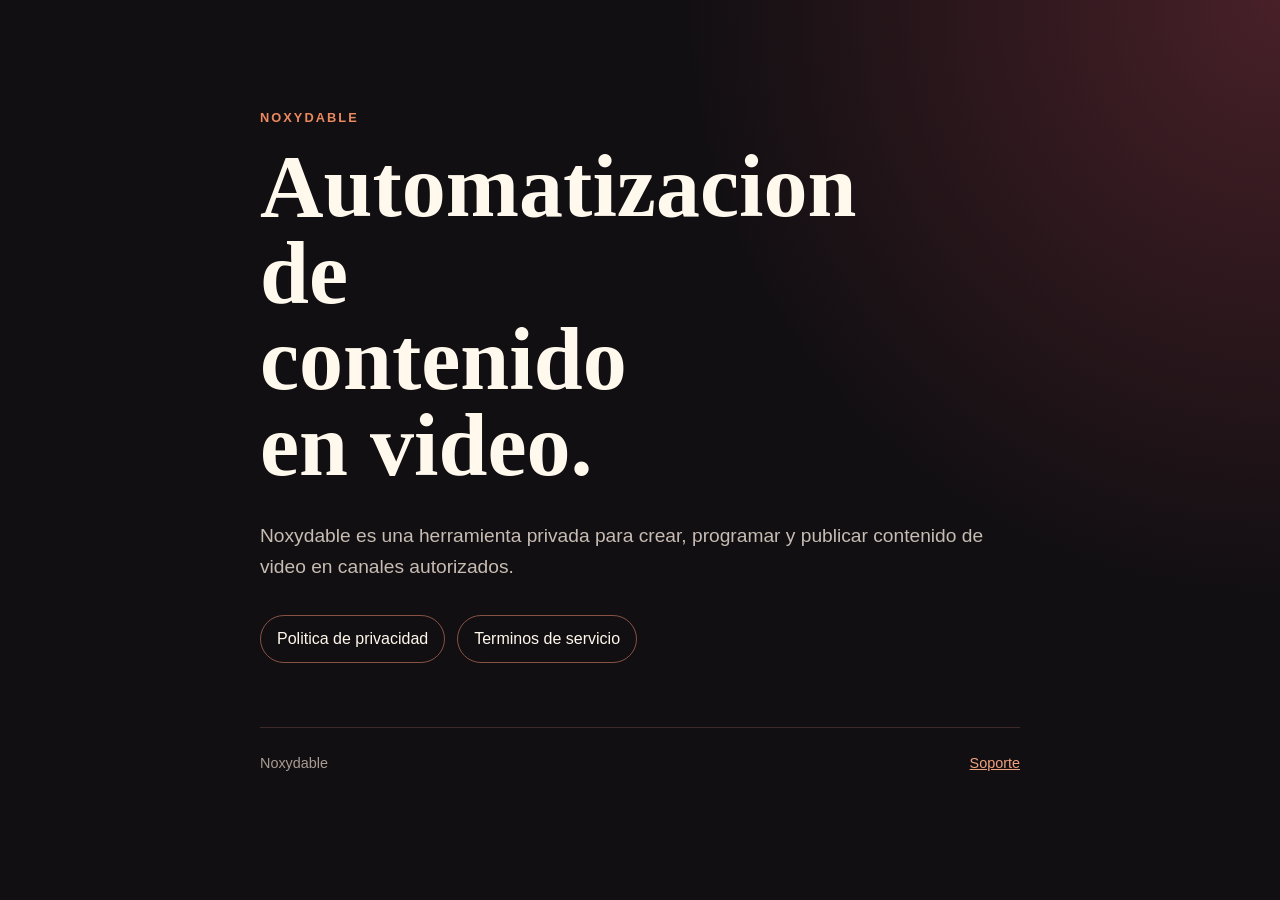
<file: index.html>
<!doctype html>
<html lang="es">
  <head>
    <meta charset="utf-8">
    <meta name="viewport" content="width=device-width, initial-scale=1">
    <meta name="description" content="Noxydable crea y publica contenido de video automatizado.">
    <title>Noxydable</title>
    <link rel="stylesheet" href="styles.css">
  </head>
  <body>
    <main>
      <p class="eyebrow">NOXYDABLE</p>
      <h1>Automatizacion de contenido en video.</h1>
      <p class="lead">Noxydable es una herramienta privada para crear, programar y publicar contenido de video en canales autorizados.</p>
      <nav aria-label="Informacion legal">
        <a href="privacy.html">Politica de privacidad</a>
        <a href="terms.html">Terminos de servicio</a>
      </nav>
    </main>
    <footer>
      <span>Noxydable</span>
      <a href="https://github.com/dev-fredd/noxydable">Soporte</a>
    </footer>
  </body>
</html>
</file>
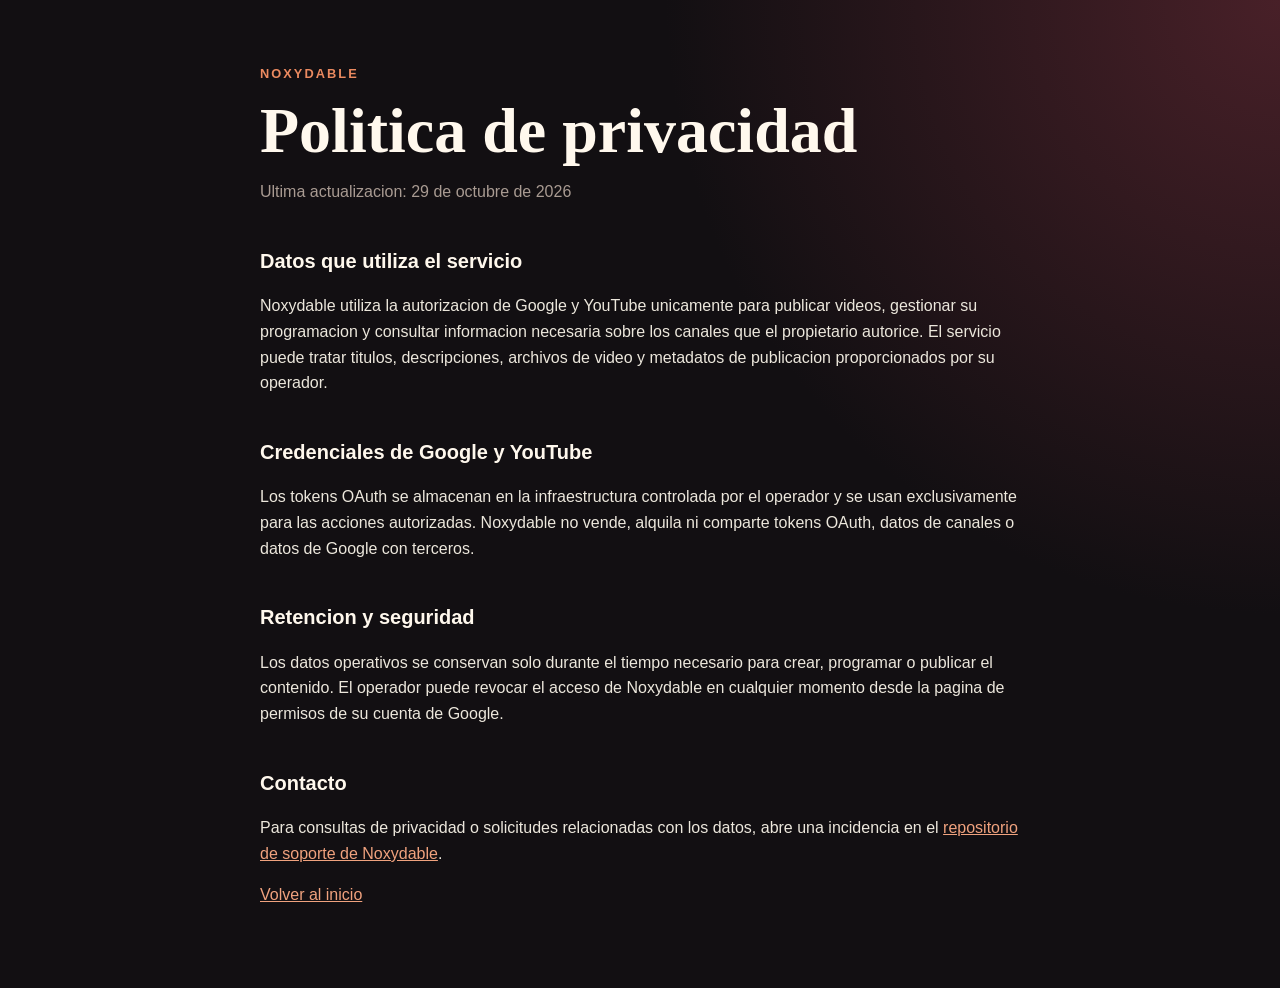
<file: privacy.html>
<!doctype html>
<html lang="es">
  <head>
    <meta charset="utf-8">
    <meta name="viewport" content="width=device-width, initial-scale=1">
    <meta name="description" content="Politica de privacidad de Noxydable.">
    <title>Politica de privacidad | Noxydable</title>
    <link rel="stylesheet" href="styles.css">
  </head>
  <body>
    <main class="document">
      <p class="eyebrow">NOXYDABLE</p>
      <h1>Politica de privacidad</h1>
      <p class="updated">Ultima actualizacion: 29 de octubre de 2026</p>

      <h2>Datos que utiliza el servicio</h2>
      <p>Noxydable utiliza la autorizacion de Google y YouTube unicamente para publicar videos, gestionar su programacion y consultar informacion necesaria sobre los canales que el propietario autorice. El servicio puede tratar titulos, descripciones, archivos de video y metadatos de publicacion proporcionados por su operador.</p>

      <h2>Credenciales de Google y YouTube</h2>
      <p>Los tokens OAuth se almacenan en la infraestructura controlada por el operador y se usan exclusivamente para las acciones autorizadas. Noxydable no vende, alquila ni comparte tokens OAuth, datos de canales o datos de Google con terceros.</p>

      <h2>Retencion y seguridad</h2>
      <p>Los datos operativos se conservan solo durante el tiempo necesario para crear, programar o publicar el contenido. El operador puede revocar el acceso de Noxydable en cualquier momento desde la pagina de permisos de su cuenta de Google.</p>

      <h2>Contacto</h2>
      <p>Para consultas de privacidad o solicitudes relacionadas con los datos, abre una incidencia en el <a href="https://github.com/dev-fredd/noxydable/issues">repositorio de soporte de Noxydable</a>.</p>

      <p><a href="index.html">Volver al inicio</a></p>
    </main>
  </body>
</html>
</file>
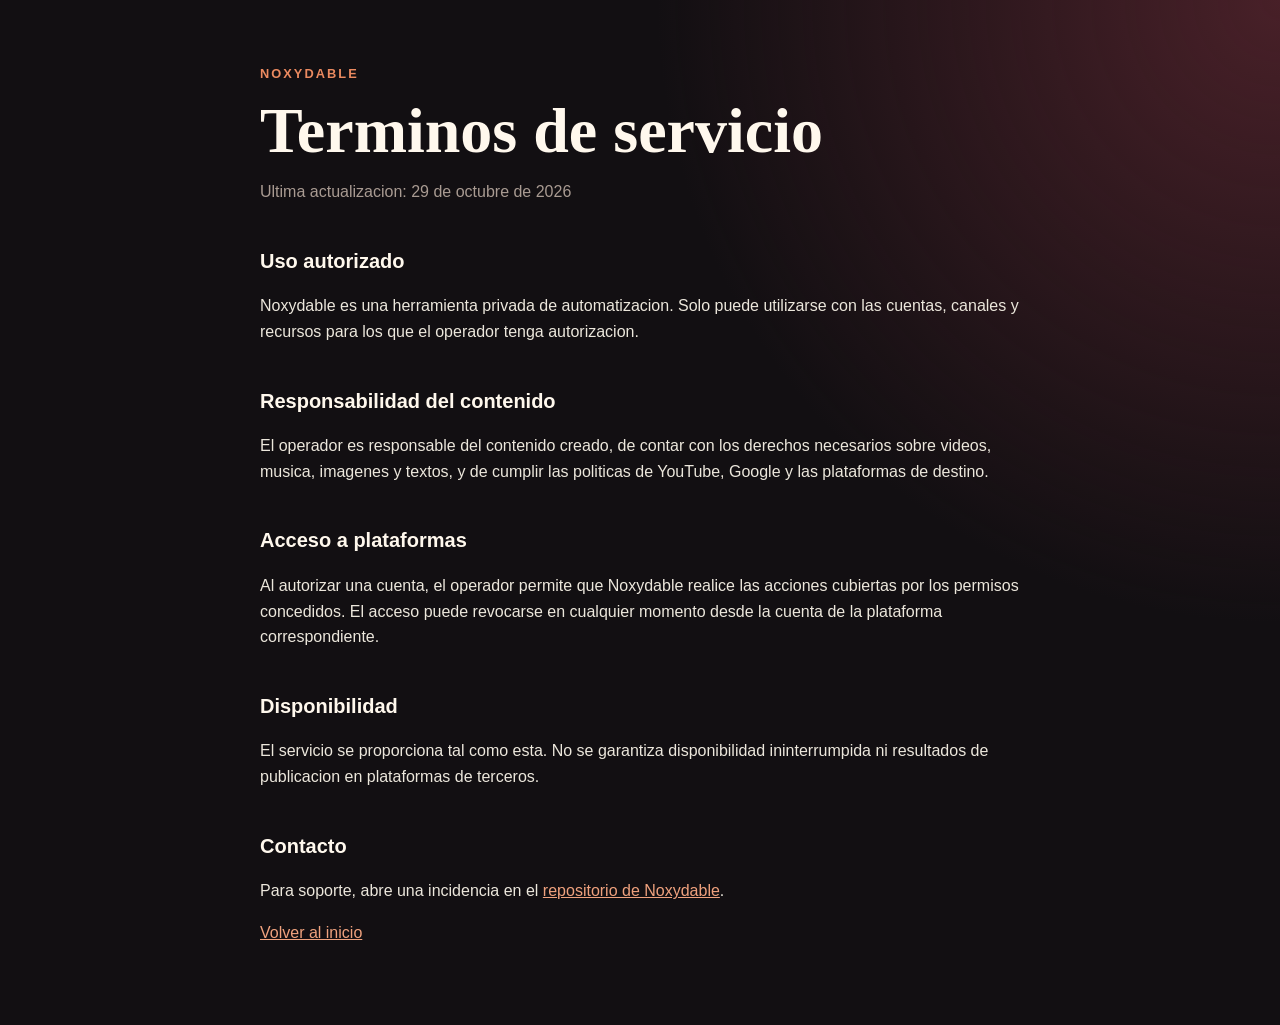
<file: terms.html>
<!doctype html>
<html lang="es">
  <head>
    <meta charset="utf-8">
    <meta name="viewport" content="width=device-width, initial-scale=1">
    <meta name="description" content="Terminos de servicio de Noxydable.">
    <title>Terminos de servicio | Noxydable</title>
    <link rel="stylesheet" href="styles.css">
  </head>
  <body>
    <main class="document">
      <p class="eyebrow">NOXYDABLE</p>
      <h1>Terminos de servicio</h1>
      <p class="updated">Ultima actualizacion: 29 de octubre de 2026</p>

      <h2>Uso autorizado</h2>
      <p>Noxydable es una herramienta privada de automatizacion. Solo puede utilizarse con las cuentas, canales y recursos para los que el operador tenga autorizacion.</p>

      <h2>Responsabilidad del contenido</h2>
      <p>El operador es responsable del contenido creado, de contar con los derechos necesarios sobre videos, musica, imagenes y textos, y de cumplir las politicas de YouTube, Google y las plataformas de destino.</p>

      <h2>Acceso a plataformas</h2>
      <p>Al autorizar una cuenta, el operador permite que Noxydable realice las acciones cubiertas por los permisos concedidos. El acceso puede revocarse en cualquier momento desde la cuenta de la plataforma correspondiente.</p>

      <h2>Disponibilidad</h2>
      <p>El servicio se proporciona tal como esta. No se garantiza disponibilidad ininterrumpida ni resultados de publicacion en plataformas de terceros.</p>

      <h2>Contacto</h2>
      <p>Para soporte, abre una incidencia en el <a href="https://github.com/dev-fredd/noxydable/issues">repositorio de Noxydable</a>.</p>

      <p><a href="index.html">Volver al inicio</a></p>
    </main>
  </body>
</html>
</file>
<file: styles.css>
:root {
  color: #ece7dc;
  background: #120f12;
  font-family: Arial, Helvetica, sans-serif;
  line-height: 1.6;
}

* {
  box-sizing: border-box;
}

body {
  min-height: 100vh;
  margin: 0;
  background: radial-gradient(circle at top right, #482028, transparent 38%), #120f12;
}

main,
footer {
  width: min(100% - 2rem, 760px);
  margin: 0 auto;
}

main {
  padding: 12vh 0 4rem;
}

.document {
  padding-top: 4rem;
}

.eyebrow {
  margin: 0 0 1rem;
  color: #eb8a60;
  font-size: 0.8rem;
  font-weight: 700;
  letter-spacing: 0.16em;
}

h1 {
  max-width: 10ch;
  margin: 0;
  color: #fff8ed;
  font-family: Georgia, "Times New Roman", serif;
  font-size: clamp(2.6rem, 8vw, 5.5rem);
  line-height: 0.98;
}

.document h1 {
  max-width: none;
  font-size: clamp(2.4rem, 6vw, 4rem);
}

h2 {
  margin-top: 2.5rem;
  color: #fff8ed;
  font-size: 1.25rem;
}

.lead {
  max-width: 48rem;
  margin: 2rem 0;
  color: #c7bcb3;
  font-size: 1.2rem;
}

.updated {
  color: #a99b92;
}

a {
  color: #f0a27e;
}

nav {
  display: flex;
  flex-wrap: wrap;
  gap: 0.75rem;
}

nav a {
  border: 1px solid #875244;
  border-radius: 999px;
  padding: 0.65rem 1rem;
  color: #fff8ed;
  text-decoration: none;
}

nav a:hover,
nav a:focus-visible {
  background: #6b3732;
}

footer {
  display: flex;
  justify-content: space-between;
  padding: 1.5rem 0 2rem;
  border-top: 1px solid #3d2b2a;
  color: #a99b92;
  font-size: 0.9rem;
}
</file>
